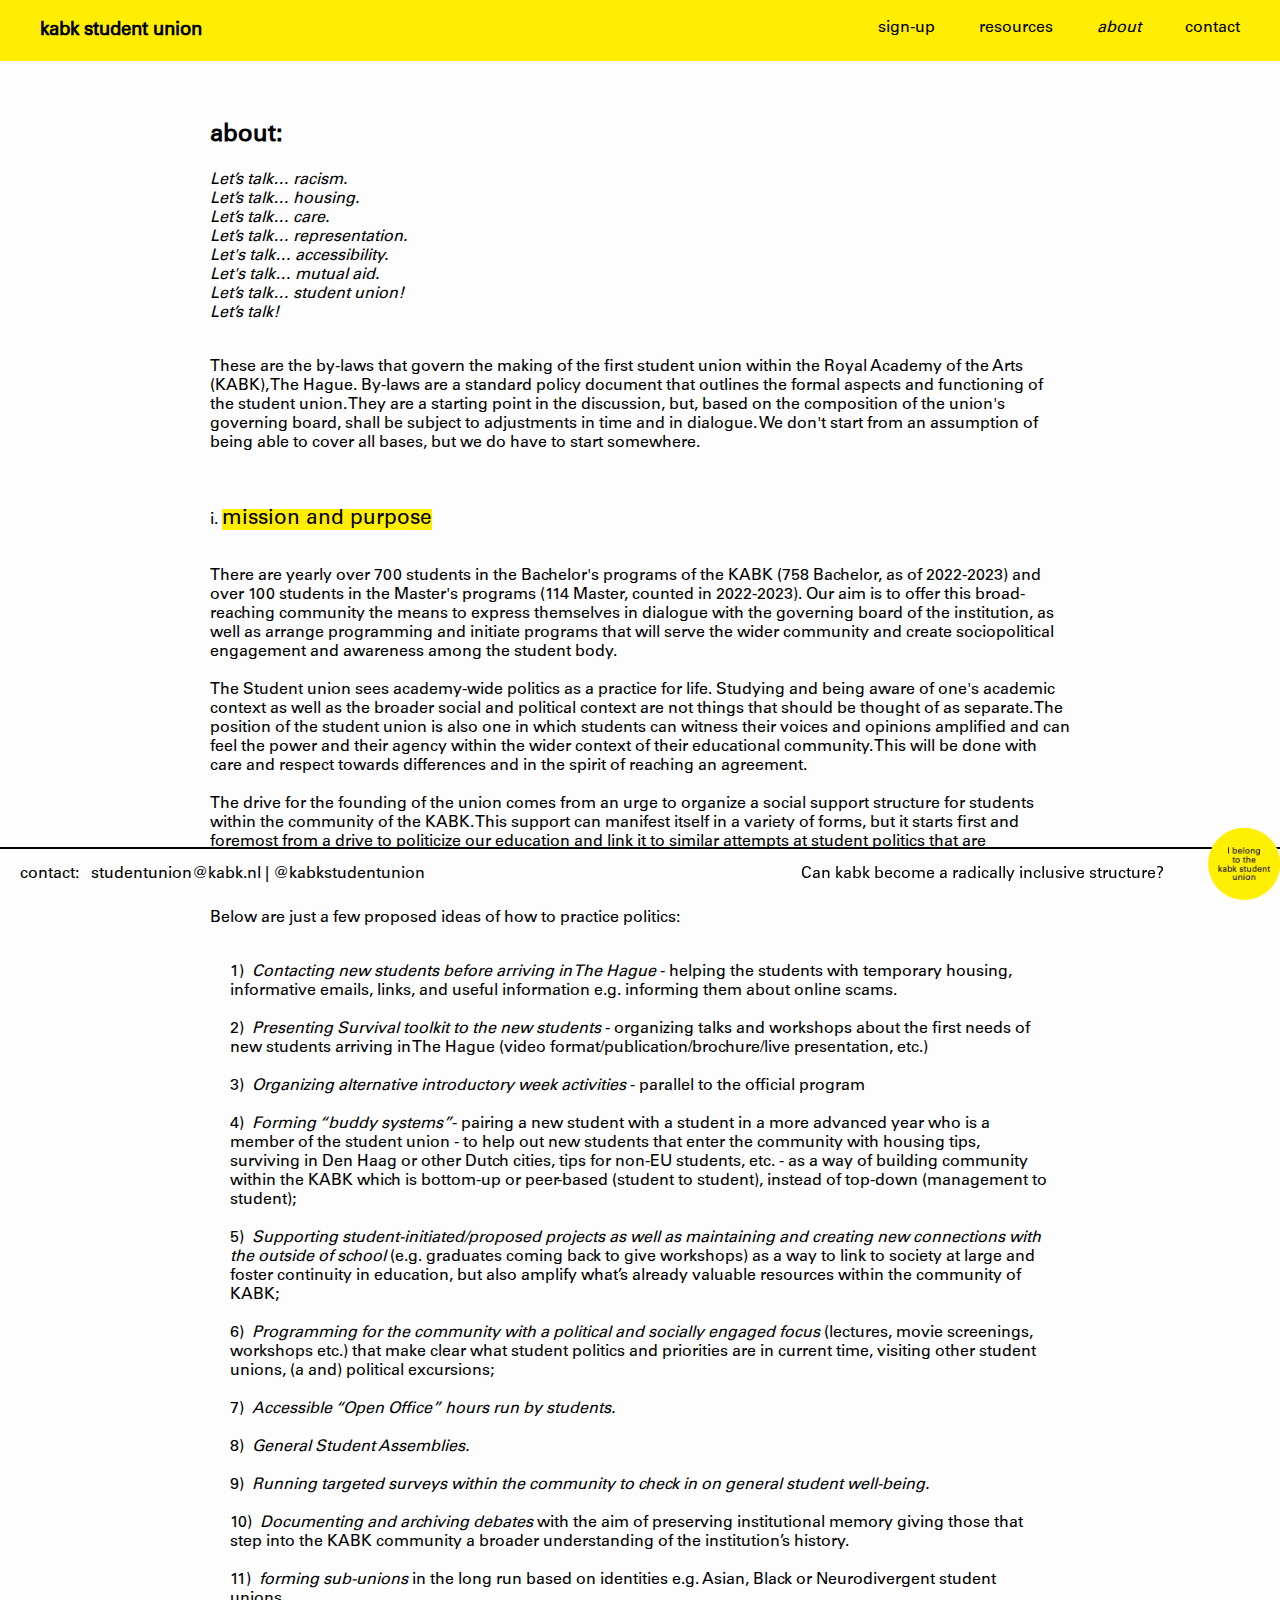
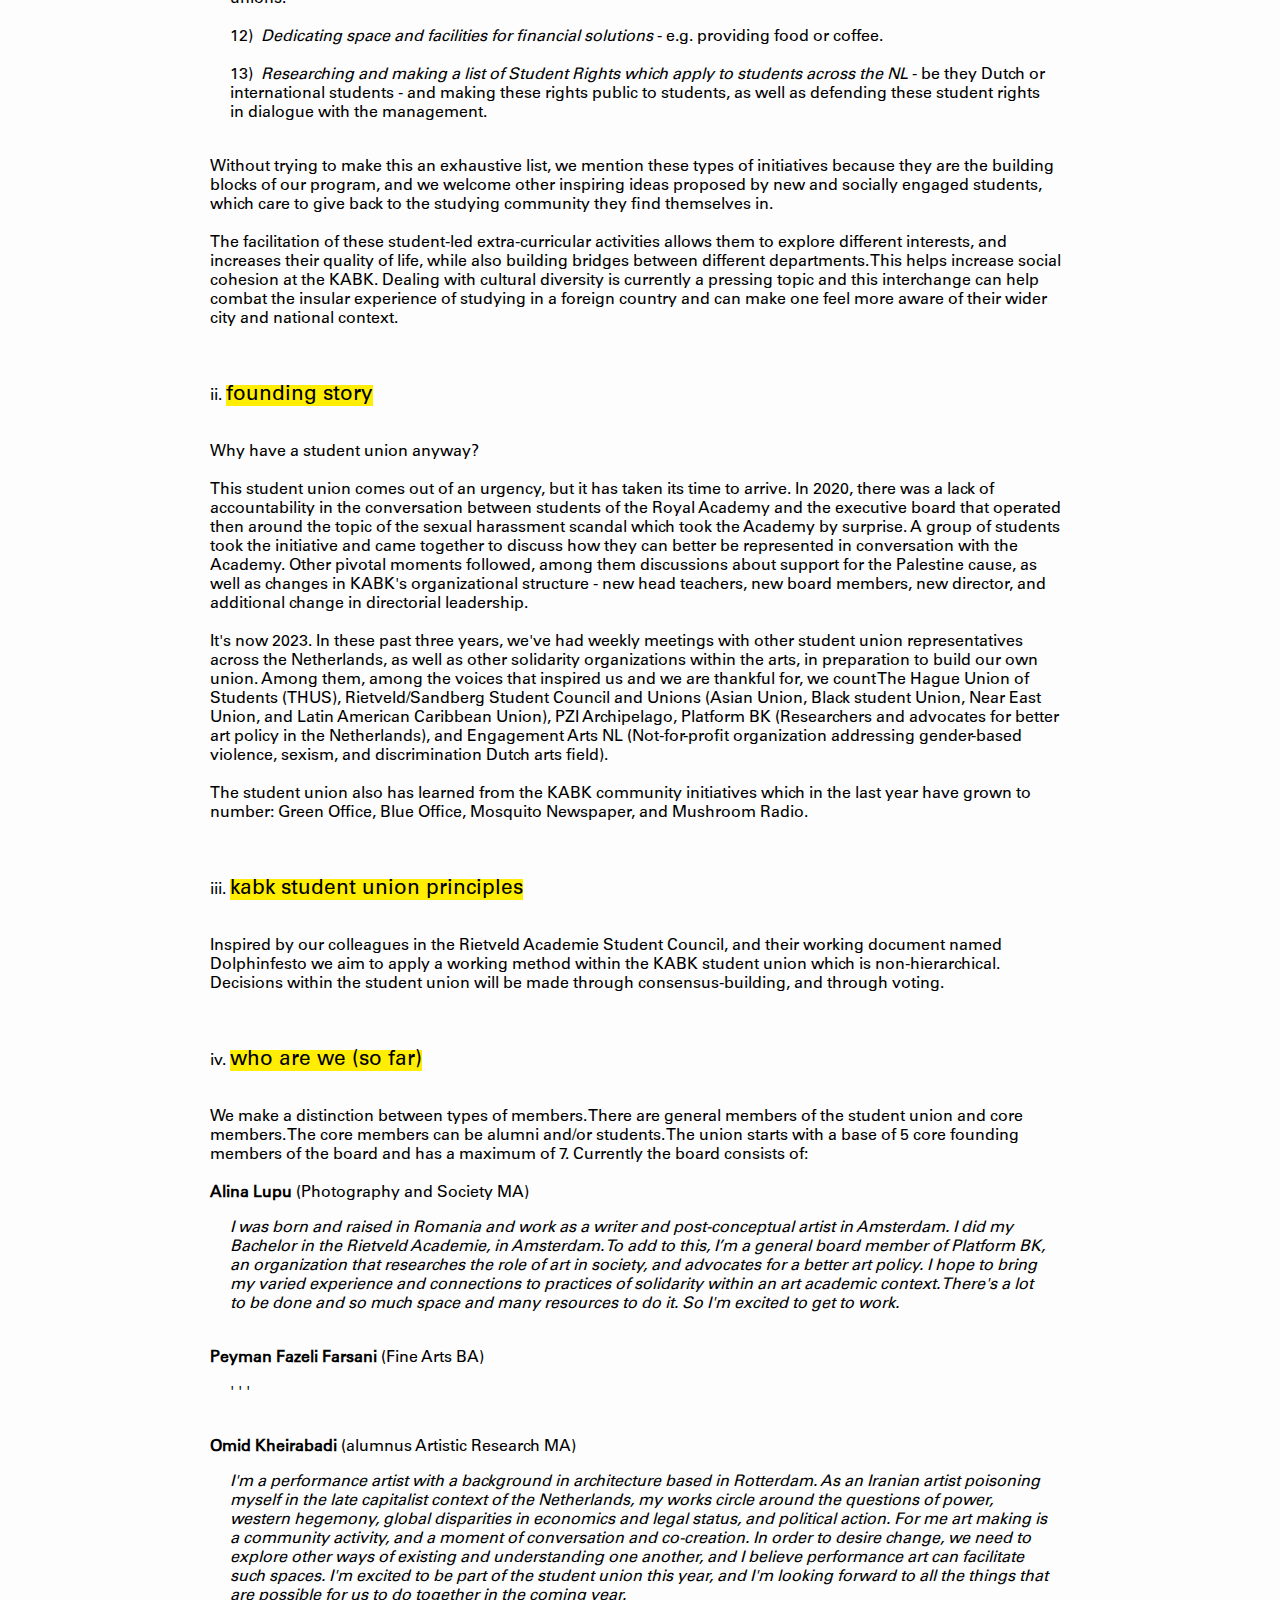
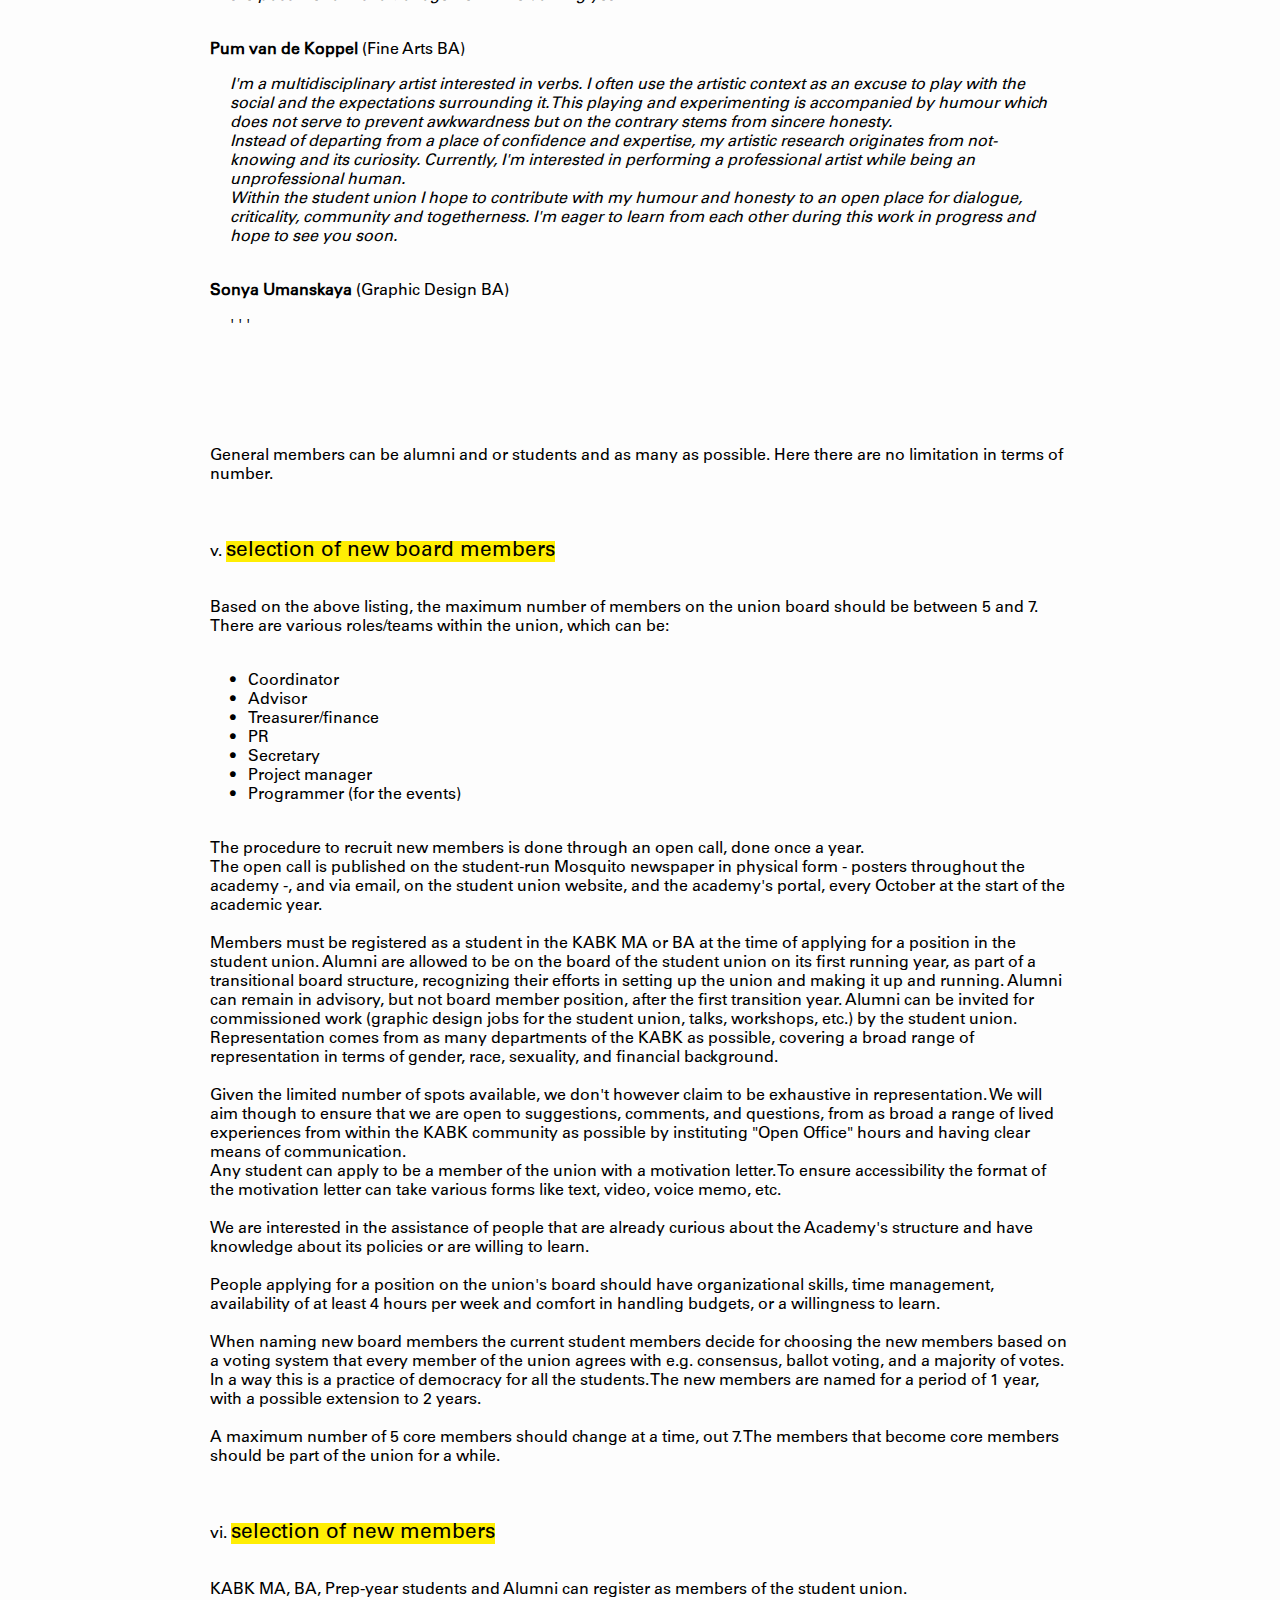
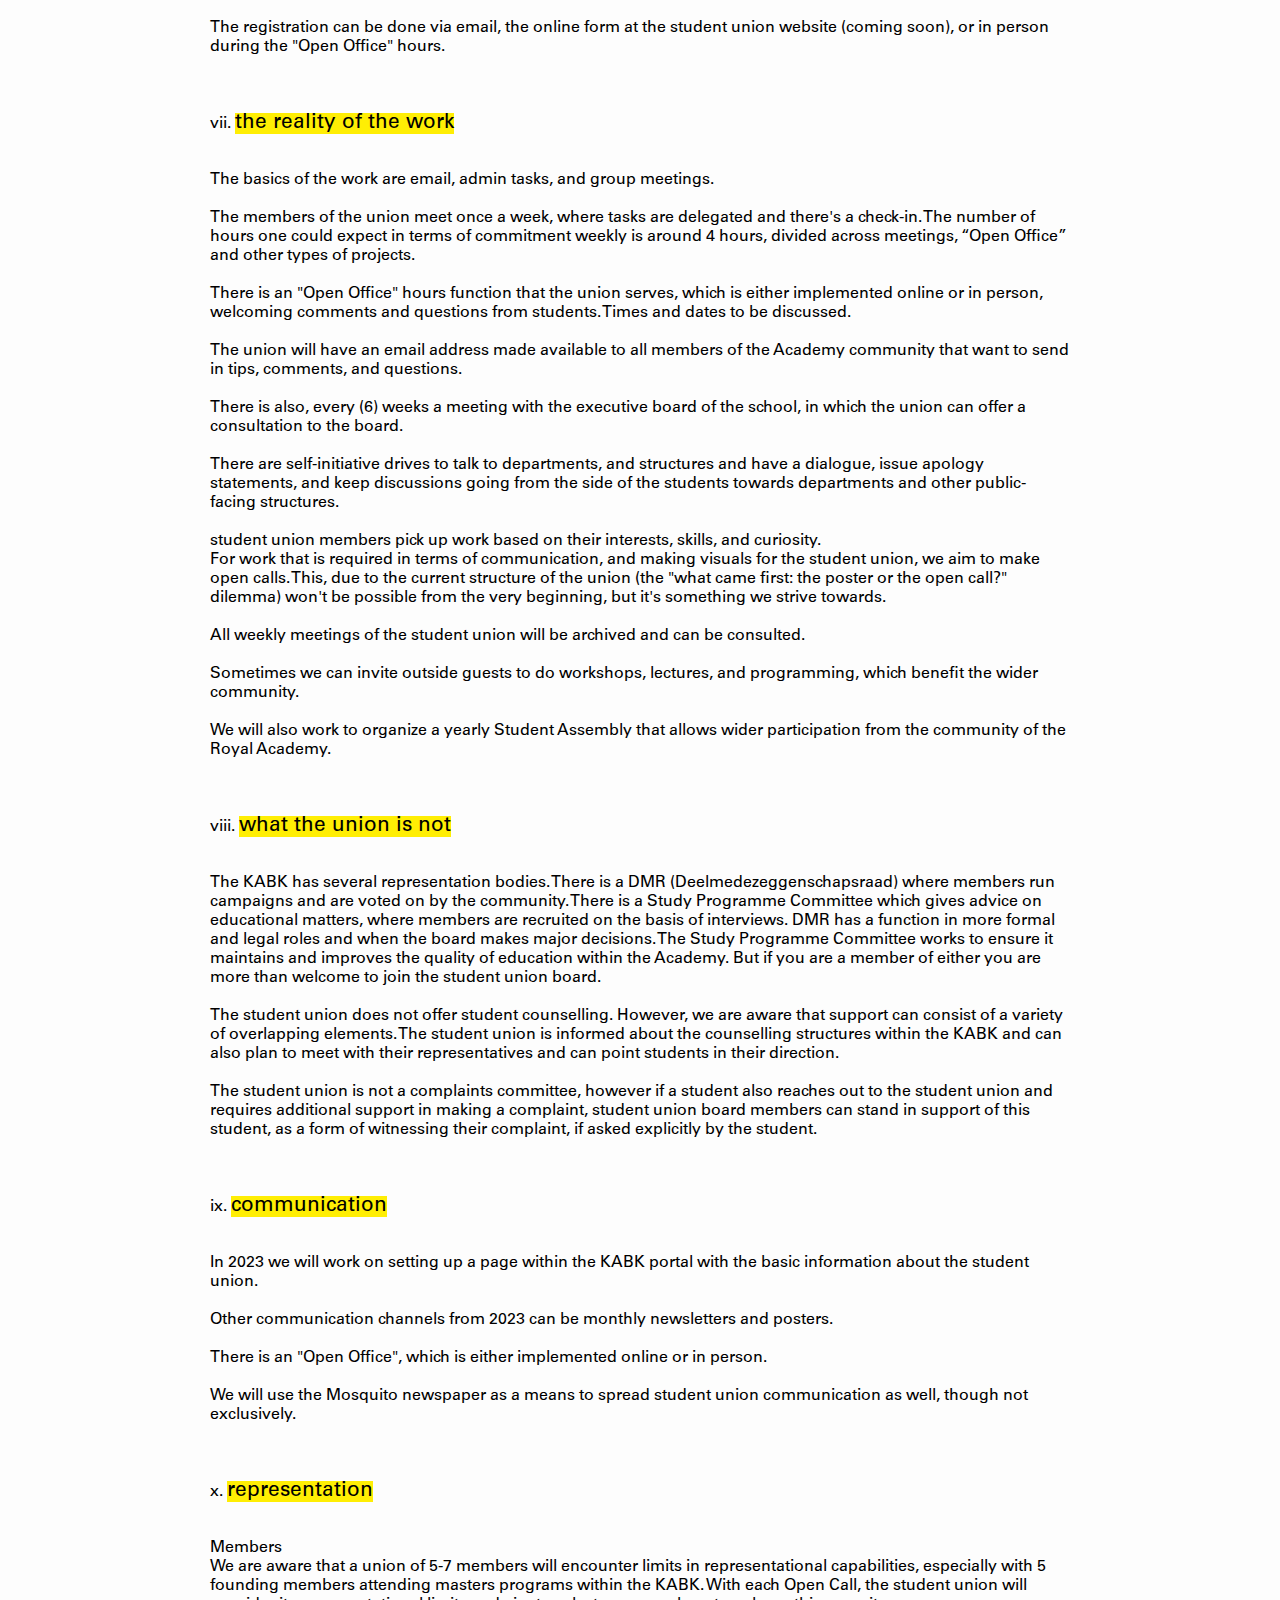
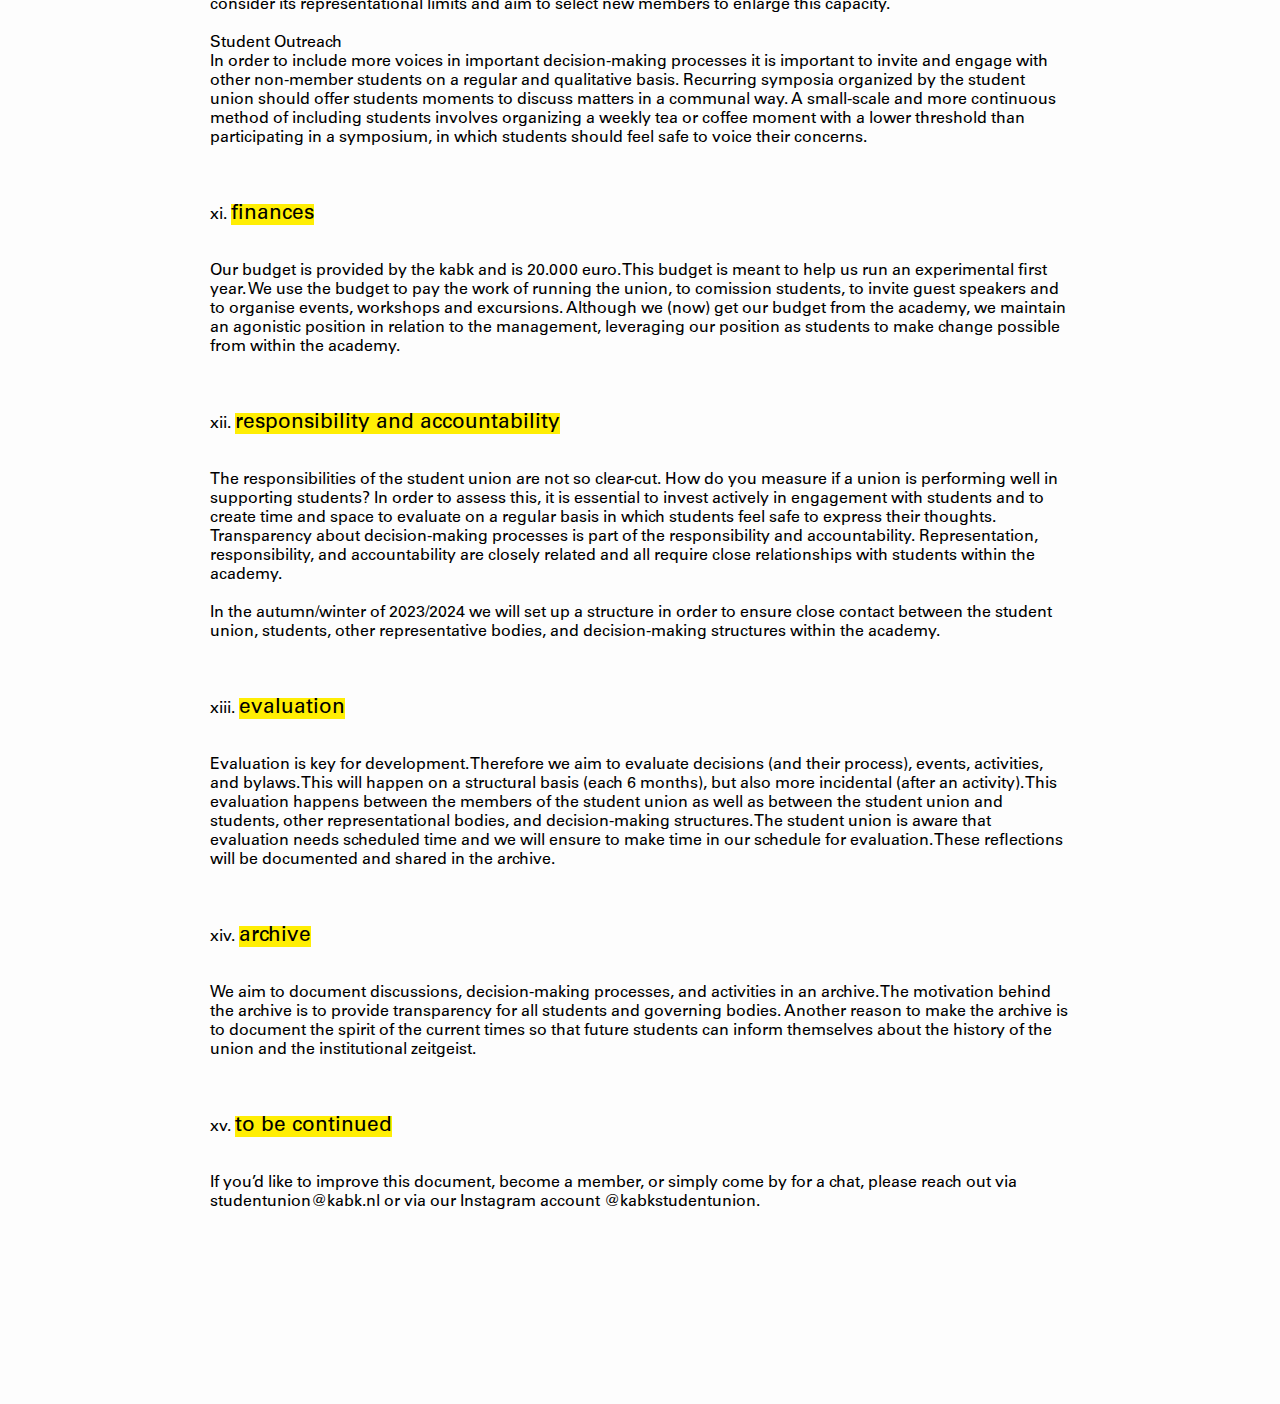
<file: about.html>
<!DOCTYPE html>
<html lang="en">
<head>
    <meta charset="UTF-8">
    <meta name="viewport" content="width=device-width, initial-scale=1.0">
    <title>kabk student union - about</title>
    <link rel="stylesheet" href="style.css">
    <link rel="shortcut icon" type="image/x-icon" href="favicon.ico">
    <base href="index.html">
</head>

<body>
    
    <!-- yellow header -->
    <header>
        
        <h3>
            <a href="index.html">kabk student union</a>
        </h3>

        <nav>
            <!-- menu -->
            <div class="wide-menu">
                <a href="signup.html">sign-up</a>
                <a href="resources.html">resources</a>
                <a href="about.html"><i>about</i></a>
                <a href="contact.html">contact</a>
            </div>
            <div class="small-menu">
                <a href="menu.html">menu</a>
            </div>
        </nav>

    </header>
    <!--  -->
    
    <main id="about">

        <!-- long about text -->
        <h2>about:</h2>
        <ul class="tekst">
            <p><i>Let’s talk… racism.<br>
                Let’s talk… housing.<br>
                Let’s talk… care.<br>
                Let’s talk… representation.<br>
                Let's talk… accessibility.<br>
                Let's talk… mutual aid.<br>
                Let’s talk… student union!<br>
                Let’s talk!</i>
            </p>
            <p><br>
                These are the by-laws that govern the making of the first student union within the Royal Academy of the Arts (KABK), The Hague. By-laws are a standard policy document that outlines the formal aspects and functioning of the student union. They are a starting point in the discussion, but, based on the composition of the union's governing board, shall be subject to adjustments in time and in dialogue. We don't start from an assumption of being able to cover all bases, but we do have to start somewhere.<br><br><br>
            </p>

            <li><mark>mission and purpose</mark></li><br>
            <p>
            There are yearly over 700 students in the Bachelor's programs of the KABK (758 Bachelor, as of 2022-2023) and over 100 students in the Master's programs (114 Master, counted in 2022-2023). Our aim is to offer this broad-reaching community the means to express themselves in dialogue with the governing board of the institution, as well as arrange programming and initiate programs that will serve the wider community and create sociopolitical engagement and awareness among the student body.<br><br>
            
            The Student union sees academy-wide politics as a practice for life. Studying and being aware of one's academic context as well as the broader social and political context are not things that should be thought of as separate. The position of the student union is also one in which students can witness their voices and opinions amplified and can feel the power and their agency within the wider context of their educational community. This will be done with care and respect towards differences and in the spirit of reaching an agreement.<br><br>
            
            The drive for the founding of the union comes from an urge to organize a social support structure for students within the community of the KABK. This support can manifest itself in a variety of forms, but it starts first and foremost from a drive to politicize our education and link it to similar attempts at student politics that are happening outside our academy. From a drive to build a community that is not just dealing with symptoms of problematic structures, but actively engaging in demanding what we think of a better world in our artistic practice.<br><br>
            
            Below are just a few proposed ideas of how to practice politics:<br><br>
            </p>
            <p class="extraindent">
                1)    &nbsp;<i>Contacting new students before arriving in The Hague</i> - helping the students with temporary housing, informative emails, links, and useful information e.g. informing them about online scams.<br><br>
                2)    &nbsp;<i>Presenting Survival toolkit to the new students</i> - organizing talks and workshops about the first needs of new students arriving in The Hague (video format/publication/brochure/live presentation, etc.)<br><br>
                3)    &nbsp;<i>Organizing alternative introductory week activities</i> - parallel to the official program<br><br>
                4)    &nbsp;<i>Forming “buddy systems”</i>- pairing a new student with a student in a more advanced year who is a member of the student union - to help out new students that enter the community with housing tips, surviving in Den Haag or other Dutch cities, tips for non-EU students, etc. - as a way of building community within the KABK which is bottom-up or peer-based (student to student), instead of top-down (management to student);<br><br>
                5)    &nbsp;<i>Supporting student-initiated/proposed projects as well as maintaining and creating new connections with the outside of school</i> (e.g. graduates coming back to give workshops) as a way to link to society at large and foster continuity in education, but also amplify what’s already valuable resources within the community of KABK;<br><br>
                6)    &nbsp;<i>Programming for the community with a political and socially engaged focus</i> (lectures, movie screenings, workshops etc.) that make clear what student politics and priorities are in current time, visiting other student unions, (a and) political excursions;<br><br>
                7)    &nbsp;<i>Accessible “Open Office” hours run by students.</i><br><br>
                8)    &nbsp;<i>General Student Assemblies.</i><br><br>
                9)    &nbsp;<i>Running targeted surveys within the community to check in on general student well-being.</i><br><br>
                10)   &nbsp;<i>Documenting and archiving debates</i> with the aim of preserving institutional memory giving those that step into the KABK community a broader understanding of the institution’s history.<br><br>
                11)   &nbsp;<i>forming sub-unions</i> in the long run based on identities e.g. Asian, Black or Neurodivergent student unions.<br><br>
                12)   &nbsp;<i>Dedicating space and facilities for financial solutions</i> - e.g. providing food or coffee.<br><br>
                13)   &nbsp;<i>Researching and making a list of Student Rights which apply to students across the NL</i> - be they Dutch or international students - and making these rights public to students, as well as defending these student rights in dialogue with the management.<br><br>
            </p>
            Without trying to make this an exhaustive list, we mention these types of initiatives because they are the building blocks of our program, and we welcome other inspiring ideas proposed by new and socially engaged students, which care to give back to the studying community they find themselves in.<br><br>
            
            The facilitation of these student-led extra-curricular activities allows them to explore different interests, and increases their quality of life, while also building bridges between different departments. This helps increase social cohesion at the KABK. Dealing with cultural diversity is currently a pressing topic and this interchange can help combat the insular experience of studying in a foreign country and can make one feel more aware of their wider city and national context.<br><br>
            </p><br>
                <li><mark>founding story</mark></li>
                <br>
            <p>
            Why have a student union anyway?<br><br>
            
            This student union comes out of an urgency, but it has taken its time to arrive. In 2020, there was a lack of accountability in the conversation between students of the Royal Academy and the executive board that operated then around the topic of the sexual harassment scandal which took the Academy by surprise. A group of students took the initiative and came together to discuss how they can better be represented in conversation with the Academy. Other pivotal moments followed, among them discussions about support for the Palestine cause, as well as changes in KABK's organizational structure - new head teachers, new board members, new director, and additional change in directorial leadership.<br><br>
            
            It's now 2023. In these past three years, we've had weekly meetings with other student union representatives across the Netherlands, as well as other solidarity organizations within the arts, in preparation to build our own union. Among them, among the voices that inspired us and we are thankful for, we count The Hague Union of Students (THUS), Rietveld/Sandberg Student Council and Unions (Asian Union, Black student Union, Near East Union, and Latin American Caribbean Union), PZI Archipelago, Platform BK (Researchers and advocates for better art policy in the Netherlands), and Engagement Arts NL (Not-for-profit organization addressing gender-based violence, sexism, and discrimination Dutch arts field).<br><br>
            
            The student union also has learned from the KABK community initiatives which in the last year have grown to number: Green Office, Blue Office, Mosquito Newspaper, and Mushroom Radio.<br><br>
            </p><br>
               <li><mark>kabk student union principles</mark></li>
            <p><br>
            Inspired by our colleagues in the Rietveld Academie Student Council, and their working document named Dolphinfesto we aim to apply a working method within the KABK student union which is non-hierarchical. Decisions within the student union will be made through consensus-building, and through voting.<br><br>
            </p><br>
                <li><mark>who are we (so far)</mark></li>
            <p></br>
            We make a distinction between types of members. There are general members of the student union and core members. The core members can be alumni and/or students. The union starts with a base of 5 core founding members of the board and has a maximum of 7. Currently the board consists of:<br><br>
            
            <b>Alina Lupu</b> (Photography and Society MA)<br><p class="extraindent"><i>I was born and raised in Romania and work as a writer and post-conceptual artist in Amsterdam. I did my Bachelor in the Rietveld Academie, in Amsterdam. To add to this, I’m a general board member of Platform BK, an organization that researches the role of art in society, and advocates for a better art policy. I hope to bring my varied experience and connections to practices of solidarity within an art academic context. There's a lot to be done and so much space and many resources to do it. So I'm excited to get to work.</i></p>
            <br><b>Peyman Fazeli Farsani</b> (Fine Arts BA)<br><p class="extraindent">' ' '</p>
            <br><b>Omid Kheirabadi</b> (alumnus Artistic Research MA)<br><p class="extraindent"><i>I'm a performance artist with a background in architecture based in Rotterdam. As an Iranian artist poisoning myself in the late capitalist context of the Netherlands, my works circle around the questions of power, western hegemony, global disparities in economics and legal status, and political action. For me art making is a community activity, and a moment of conversation and co-creation. In order to desire change, we need to explore other ways of existing and understanding one another, and I believe performance art can facilitate such spaces. I'm excited to be part of the student union this year, and I'm looking forward to all the things that are possible for us to do together in the coming year.</i></p>
            <br><b>Pum van de Koppel</b> (Fine Arts BA)<br><p class="extraindent"><i>I'm a multidisciplinary artist interested in verbs. I often use the artistic context as an excuse to play with the social and the expectations surrounding it. This playing and experimenting is accompanied by humour which does not serve to prevent awkwardness but on the contrary stems from sincere honesty.<br>
                Instead of departing from a place of confidence and expertise, my artistic research originates from not-knowing and its curiosity. Currently, I'm interested in performing a professional artist while being an unprofessional human.<br>
                Within the student union I hope to contribute with my humour and honesty to an open place for dialogue, criticality, community and togetherness. I'm eager to learn from each other during this work in progress and hope to see you soon.</i></p>
            <br><b>Sonya Umanskaya</b> (Graphic Design BA)<br><p class="extraindent">' ' '</p><br><br><br><br><br>
            
            General members can be alumni and or students and as many as possible. Here there are no limitation in terms of number.<br><br>
            </p><br>
                <li><mark>selection of new board members</mark></li>
            <p><br>
            Based on the above listing, the maximum number of members on the union board should be between 5 and 7. There are various roles/teams within the union, which can be:<br>
            </p>
            <p class="extraindent"><br>
                •    &nbsp;&nbsp;Coordinator<br>
                •    &nbsp;&nbsp;Advisor<br>
                •    &nbsp;&nbsp;Treasurer/finance<br>
                •    &nbsp;&nbsp;PR<br>
                •    &nbsp;&nbsp;Secretary<br>
                •    &nbsp;&nbsp;Project manager<br>
                •    &nbsp;&nbsp;Programmer (for the events)<br><br>
            </p>
            <p>
            The procedure to recruit new members is done through an open call, done once a year.<br>
            The open call is published on the student-run Mosquito newspaper in physical form - posters throughout the academy -, and via email, on the student union website, and the academy's portal, every October at the start of the academic year.<br><br>
            
            Members must be registered as a student in the KABK MA or BA at the time of applying for a position in the student union. Alumni are allowed to be on the board of the student union on its first running year, as part of a transitional board structure, recognizing their efforts in setting up the union and making it up and running. Alumni can remain in advisory, but not board member position, after the first transition year. Alumni can be invited for commissioned work (graphic design jobs for the student union, talks, workshops, etc.) by the student union. Representation comes from as many departments of the KABK as possible, covering a broad range of representation in terms of gender, race, sexuality, and financial background.<br><br>
            
            Given the limited number of spots available, we don't however claim to be exhaustive in representation. We will aim though to ensure that we are open to suggestions, comments, and questions, from as broad a range of lived experiences from within the KABK community as possible by instituting "Open Office" hours and having clear means of communication.<br>
            Any student can apply to be a member of the union with a motivation letter. To ensure accessibility the format of the motivation letter can take various forms like text, video, voice memo, etc.<br><br>
            
            We are interested in the assistance of people that are already curious about the Academy's structure and have knowledge about its policies or are willing to learn.<br><br>
            
            People applying for a position on the union's board should have organizational skills, time management, availability of at least 4 hours per week and comfort in handling budgets, or a willingness to learn.<br><br>
            
            When naming new board members the current student members decide for choosing the new members based on a voting system that every member of the union agrees with e.g. consensus, ballot voting, and a majority of votes. In a way this is a practice of democracy for all the students. The new members are named for a period of 1 year, with a possible extension to 2 years.<br><br>
            
            A maximum number of 5 core members should change at a time, out 7. The members that become core members should be part of the union for a while.<br><br>
            </p>
            <br>
               <li><mark>selection of new members</mark></li>
            <p><br>
            KABK MA, BA, Prep-year students and Alumni can register as members of the student union.<br><br>
            
            The registration can be done via email, the online form at the student union website (coming soon), or in person during the "Open Office" hours.<br><br>
            </p>
            <br>
               <li><mark>the reality of the work</mark></li>
            <p><br>
            The basics of the work are email, admin tasks, and group meetings.<br><br>
            
            The members of the union meet once a week, where tasks are delegated and there's a check-in. The number of hours one could expect in terms of commitment weekly is around 4 hours, divided across meetings, “Open Office” and other types of projects. <br><br>
            
            There is an "Open Office" hours function that the union serves, which is either implemented online or in person, welcoming comments and questions from students. Times and dates to be discussed.<br><br>
            
            The union will have an email address made available to all members of the Academy community that want to send in tips, comments, and questions.<br><br>
            
            There is also, every (6) weeks a meeting with the executive board of the school, in which the union can offer a consultation to the board.<br><br>
            
            There are self-initiative drives to talk to departments, and structures and have a dialogue, issue apology statements, and keep discussions going from the side of the students towards departments and other public-facing structures.<br><br>
            
            student union members pick up work based on their interests, skills, and curiosity.<br>
            For work that is required in terms of communication, and making visuals for the student union, we aim to make open calls. This, due to the current structure of the union (the "what came first: the poster or the open call?" dilemma) won't be possible from the very beginning, but it's something we strive towards.<br><br>
            
            All weekly meetings of the student union will be archived and can be consulted.<br><br>
            
            Sometimes we can invite outside guests to do workshops, lectures, and programming, which benefit the wider community.<br><br>
            
            We will also work to organize a yearly Student Assembly that allows wider participation from the community of the Royal Academy.<br><br>
            </p><br>
               <li><mark>what the union is not</mark></li>
            <p><br>
            The KABK has several representation bodies. There is a DMR (Deelmedezeggenschapsraad) where members run campaigns and are voted on by the community. There is a Study Programme Committee which gives advice on educational matters, where members are recruited on the basis of interviews. DMR has a function in more formal and legal roles and when the board makes major decisions. The Study Programme Committee works to ensure it maintains and improves the quality of education within the Academy. But if you are a member of either you are more than welcome to join the student union board.<br><br>
            
            The student union does not offer student counselling. However, we are aware that support can consist of a variety of overlapping elements. The student union is informed about the counselling structures within the KABK and can also plan to meet with their representatives and can point students in their direction.<br><br>
            
            The student union is not a complaints committee, however if a student also reaches out to the student union and requires additional support in making a complaint, student union board members can stand in support of this student, as a form of witnessing their complaint, if asked explicitly by the student.<br><br>
            </p><br>
               <li><mark>communication</mark></li>
            <p><br>
            In 2023 we will work on setting up a page within the KABK portal with the basic information about the student union.<br><br>
            
            Other communication channels from 2023 can be monthly newsletters and posters.<br><br>
            
            There is an "Open Office", which is either implemented online or in person.<br><br>
            
            We will use the Mosquito newspaper as a means to spread student union communication as well, though not exclusively.<br><br>
            </p><br>
                <li><mark>representation</mark></li>
            <p><br>
            Members<br>
            We are aware that a union of 5-7 members will encounter limits in representational capabilities, especially with 5 founding members attending masters programs within the KABK. With each Open Call, the student union will consider its representational limits and aim to select new members to enlarge this capacity.<br><br>
            
            Student Outreach<br>
            In order to include more voices in important decision-making processes it is important to invite and engage with other non-member students on a regular and qualitative basis. Recurring symposia organized by the student union should offer students moments to discuss matters in a communal way. A small-scale and more continuous method of including students involves organizing a weekly tea or coffee moment with a lower threshold than participating in a symposium, in which students should feel safe to voice their concerns.<br><br>
            </p><br>
                <li><mark>finances</mark></li>
                <p><br>
                    Our budget is provided by the kabk and is 20.000 euro. This budget is meant to help us run an experimental first year. We use the budget to pay the work of running the union, to comission students, to invite guest speakers and to organise events, workshops and excursions. Although we (now) get our budget from the academy, we maintain an agonistic position in relation to the management, leveraging our position as students to make change possible from within the academy.</p><br><br>
                <li><mark>responsibility and accountability</mark></li>
            <p><br>
            The responsibilities of the student union are not so clear-cut. How do you measure if a union is performing well in supporting students? In order to assess this, it is essential to invest actively in engagement with students and to create time and space to evaluate on a regular basis in which students feel safe to express their thoughts.  Transparency about decision-making processes is part of the responsibility and accountability. Representation, responsibility, and accountability are closely related and all require close relationships with students within the academy.<br><br>
            
            In the autumn/winter of 2023/2024 we will set up a structure in order to ensure close contact between the student union, students, other representative bodies, and decision-making structures within the academy.<br><br>
            </p><br>
                <li><mark>evaluation</mark></li>
            
            <p><br>
            Evaluation is key for development. Therefore we aim to evaluate decisions (and their process), events, activities, and bylaws. This will happen on a structural basis (each 6 months), but also more incidental (after an activity). This evaluation happens between the members of the student union as well as between the student union and students, other representational bodies, and decision-making structures. The student union is aware that evaluation needs scheduled time and we will ensure to make time in our schedule for evaluation. These reflections will be documented and shared in the archive.<br><br>
            </p><br>
                <li><mark>archive</mark></li>
            <p><br>
            
            We aim to document discussions, decision-making processes, and activities in an archive. The motivation behind the archive is to provide transparency for all students and governing bodies. Another reason to make the archive is to document the spirit of the current times so that future students can inform themselves about the history of the union and the institutional zeitgeist.<br><br>
            </p><br>
            <li><mark>to be continued</mark></li><br>
            <p>

            If you’d like to improve this document, become a member, or simply come by for a chat, please reach out via studentunion@kabk.nl or via our Instagram account @kabkstudentunion. 
            </p><br><br><br><br>
        </ul>
        <!--  -->

        <!-- yellow dot in the bottom right corner -->
        <a href="signup.html"><img src="assets/smaller.png" alt="union badge" id="badge"></a>
        <!--  -->
    </main>

    <!-- footer -->
    <footer>

        <div class="hide">
            <p>
              contact:&nbsp;&nbsp;&nbsp;
            </p>
        </div>

        <p>
            <a href="mailto:studentunion@kabk.nl">studentunion@kabk.nl</a> | <a href="https://www.instagram.com/kabkstudentunion">@kabkstudentunion</a>
        </p>
        <blockquote>Can kabk become a radically inclusive structure?</blockquote>
    </footer>
   <!--  -->

</body>

</html>
</file>
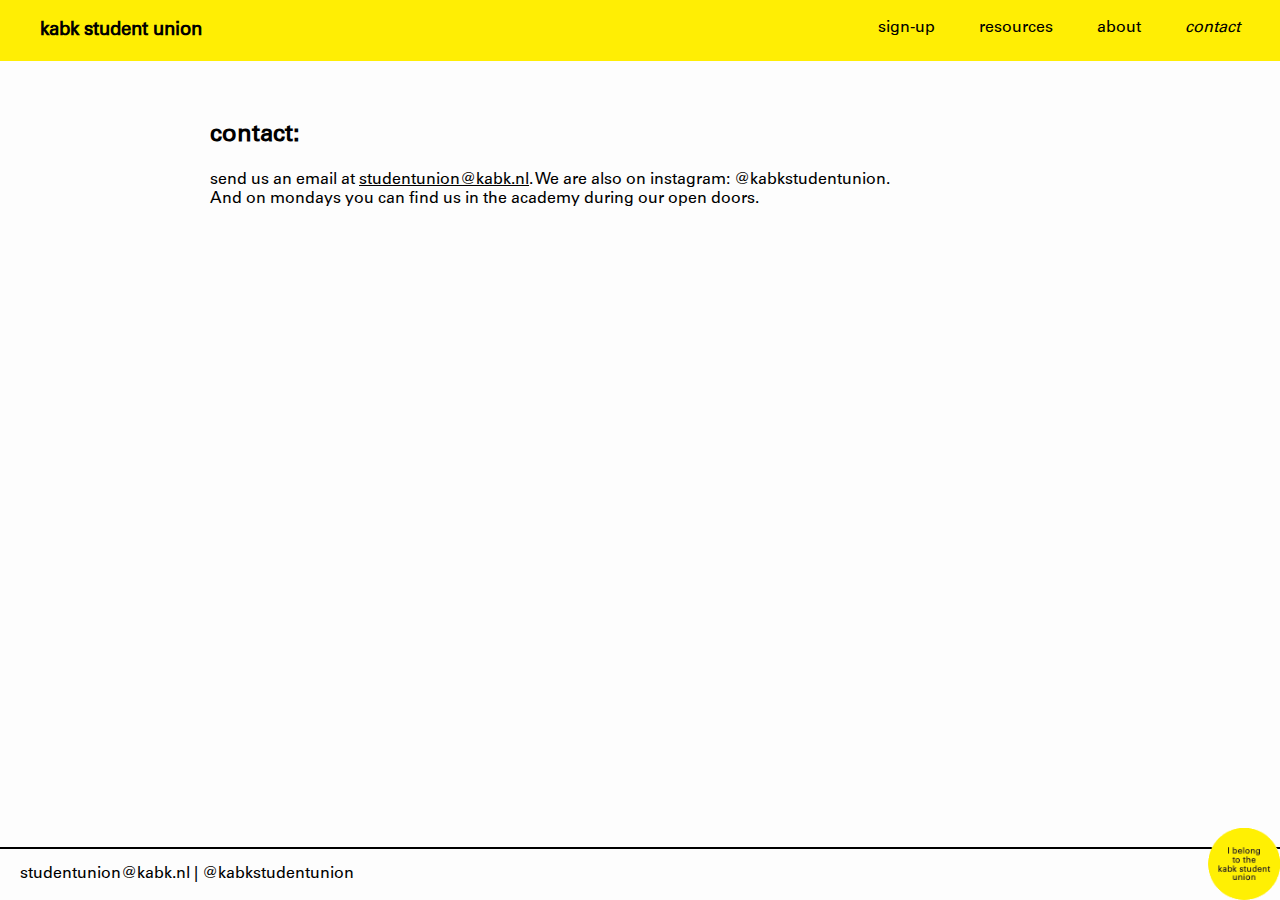
<file: contact.html>
<!DOCTYPE html>
<html lang="en">
<head>
    <meta charset="UTF-8">
    <meta name="viewport" content="width=device-width, initial-scale=1.0">
    <title>kabk student union - resources</title>
    <link rel="stylesheet" href="style.css">
</head>

<body>
    
    <header>
        
        <h3>
            <a href="index.html">kabk student union</a>
        </h3>

        <nav>
            <!-- menu -->
            <div class="wide-menu">
                <a href="signup.html">sign-up</a>
                <a href="resources.html">resources</a>
                <a href="about.html">about</a>
                <a href="contact.html"><i>contact</i></a>
            </div>
            <div class="small-menu">
                <a href="menu.html">menu</a>
            </div>
        </nav>

    </header>
    
    <main id="contact">

        <h2>contact:</h2>
        <ul class="list">
        send us an email at <a href="mailto:studentunion@kabk.nl"><u>studentunion@kabk.nl</u></a>. We are also on instagram:  <a href="https://www.instagram.com/kabkstudentunion">@kabkstudentunion</a>. <br>
        And on mondays you can find us in the academy during our open doors.
        
        </ul>
        <a href="signup.html"><img src="assets/smaller.png" alt="union badge" id="badge"></a>
    </main>


    <footer>

        <p>
            <a href="mailto:studentunion@kabk.nl">studentunion@kabk.nl</a> | <a href="https://www.instagram.com/kabkstudentunion">@kabkstudentunion</a>
        </p>

    </footer>

</body>

</html>
</file>
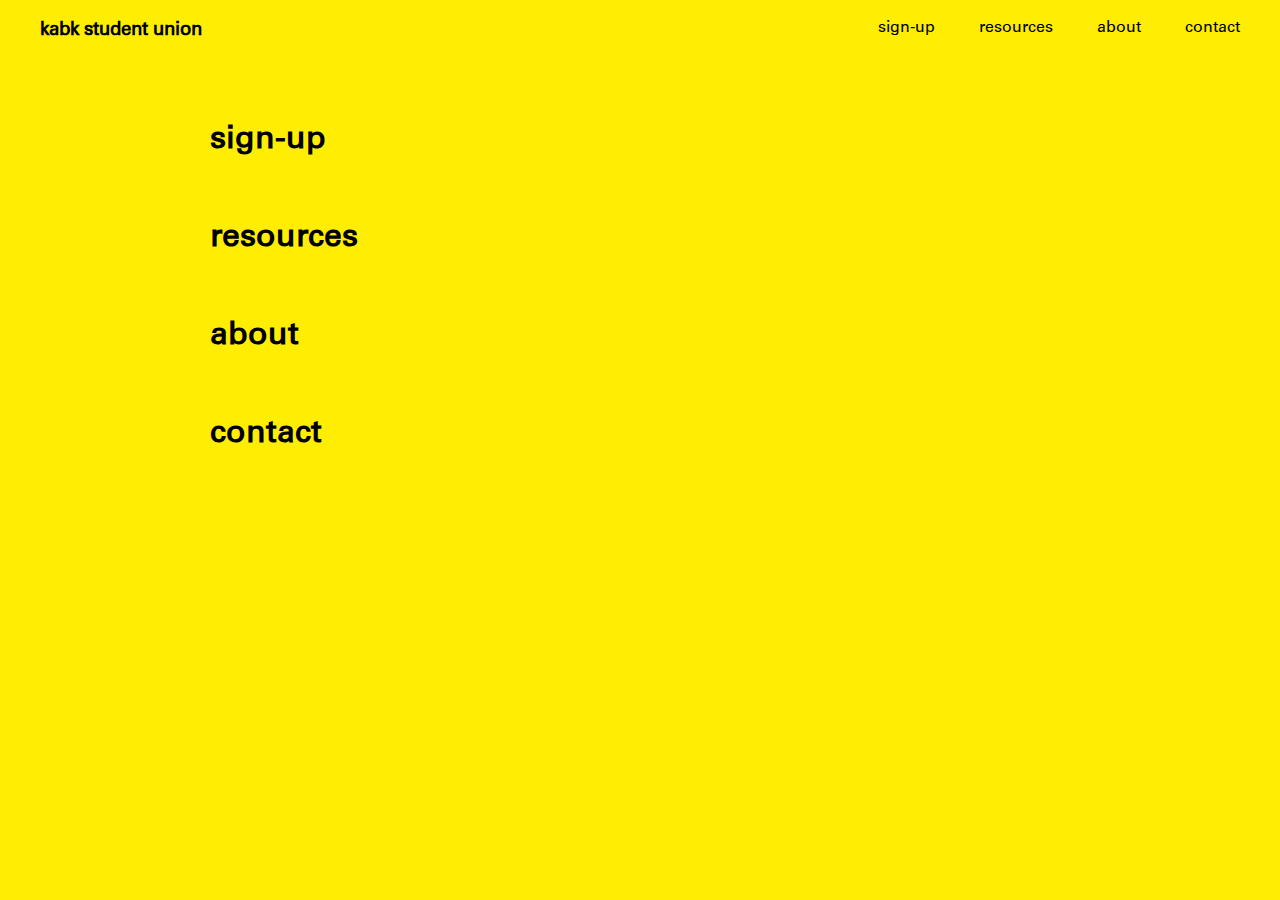
<file: menu.html>
<!DOCTYPE html>
<html lang="en">
<head>
    <meta charset="UTF-8">
    <meta name="viewport" content="width=device-width, initial-scale=1.0">
    <title>kabk student union - resources</title>
    <link rel="stylesheet" href="style.css">
    <style> body {background-color:rgb(255,238,4);} </style>
</head>

<body>
    <header>
        
        <h3>
            <a href="index.html">kabk student union</a>
        </h3>

        <nav>
            <!-- menu -->
            <div class="wide-menu">
                <a href="signup.html">sign-up</a>
                <a href="resources.html">resources</a>
                <a href="about.html">about</a>
                <a href="contact.html">contact</a>
            </div>
            <div class="small-menu">
                <a href="menu.html"><i>menu</i></a>
            </div>
        </nav>

    </header>
    
    <main id="menu">

        <h1><a href="signup.html">sign-up</a></h1>
        <h1><a href="resources.html">resources</a></h1>
        <h1><a href="about.html">about</a></h1>
        <h1><a href="contact.html">contact</a></h1>

    </main>

</body>

</html>
</file>
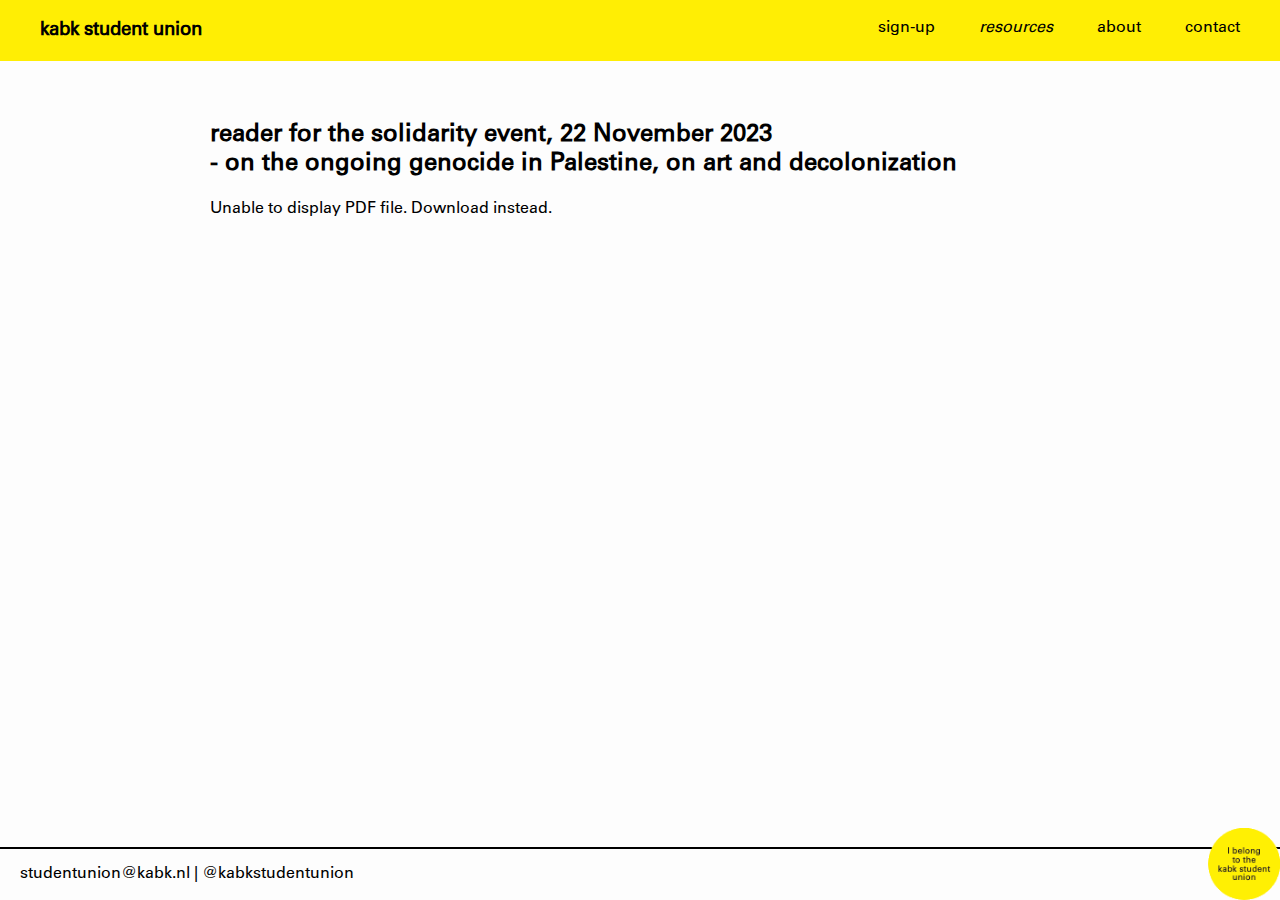
<file: resources.html>
<!DOCTYPE html>
<html lang="en">
<head>
    <meta charset="UTF-8">
    <meta name="viewport" content="width=device-width, initial-scale=1.0">
    <title>kabk student union - resources</title>
    <link rel="stylesheet" href="style.css">
</head>

<body>
    
    <header>
        
        <h3>
            <a href="index.html">kabk student union</a>
        </h3>

        <nav>
            <!-- menu -->
            <div class="wide-menu">
                <a href="signup.html">sign-up</a>
                <a href="resources.html"><i>resources</i></a>
                <a href="about.html">about</a>
                <a href="contact.html">contact</a>
            </div>
            <div class="small-menu">
                <a href="menu.html">menu</a>
            </div>
        </nav>

    </header>
    
    <main id="resources">

        <h2>reader for the solidarity event, 22 November 2023 <br> - on the ongoing genocide in Palestine, on art and decolonization</h2>
        <ul class="list">
            <object data="assets/kabksstudentunion-reader.pdf" type="application/pdf" width="100%" height="600px">
                <p>Unable to display PDF file. <a href="/uploads/media/default/0001/01/540cb75550adf33f281f29132dddd14fded85bfc.pdf">Download</a> instead.</p>
              </object>
    
        </ul>
        <a href="signup.html"><img src="assets/smaller.png" alt="union badge" id="badge"></a>
    </main>


    <footer>

        <p>
            <a href="mailto:studentunion@kabk.nl">studentunion@kabk.nl</a> | <a href="https://www.instagram.com/kabkstudentunion">@kabkstudentunion</a>
        </p>

    </footer>

</body>

</html>
</file>
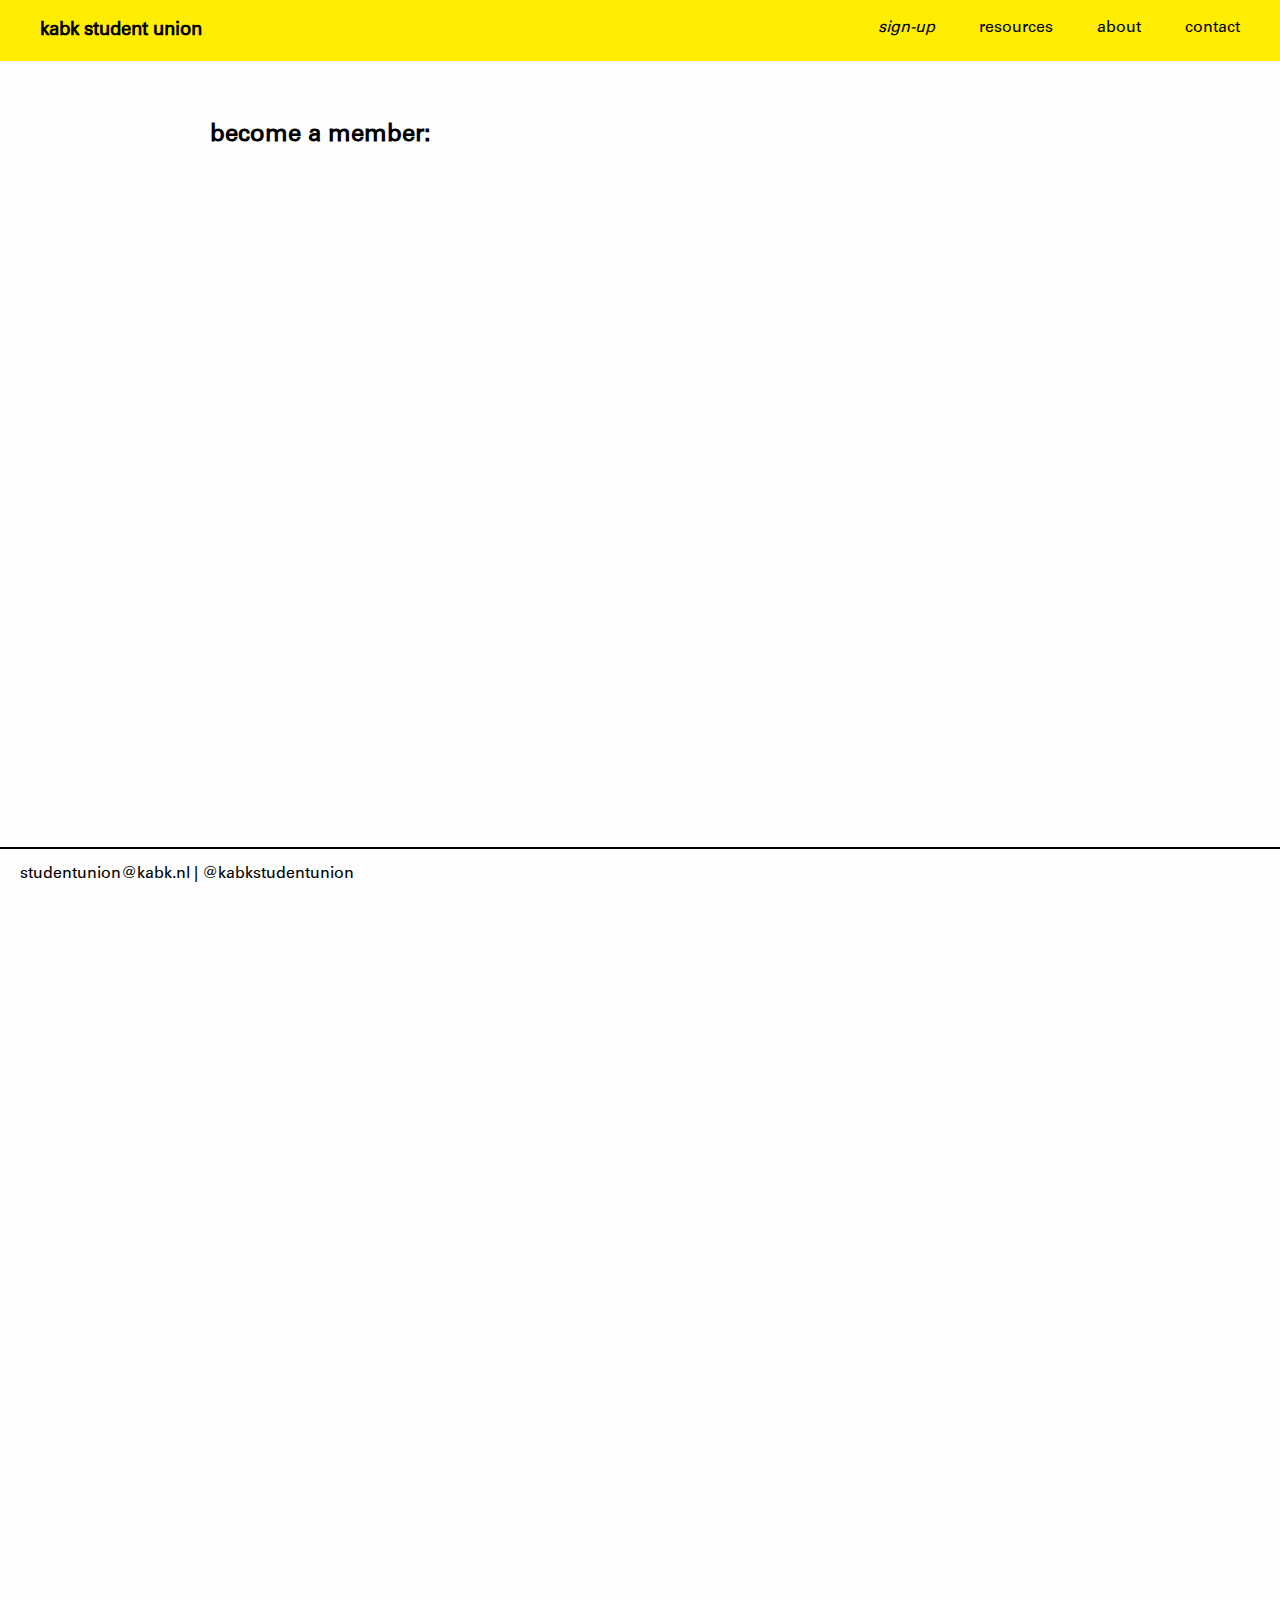
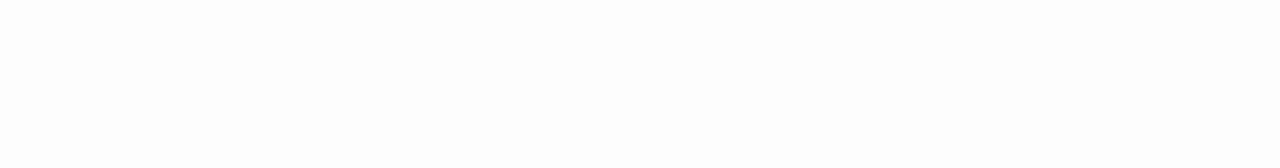
<file: signup.html>
<!DOCTYPE html>
<html lang="en">
<head>
    <meta charset="UTF-8">
    <meta name="viewport" content="width=device-width, initial-scale=1.0">
    <title>kabk student union - sign-up</title>
    <link rel="stylesheet" href="style.css">
</head>

<body>
    
    <header>
        
        <h3>
            <a href="index.html">kabk student union</a>
        </h3>

        <nav>
            <!-- menu -->
            <div class="wide-menu">
                <a href="signup.html"><i>sign-up</i></a>
                <a href="resources.html">resources</a>
                <a href="about.html">about</a>
                <a href="contact.html">contact</a>
            </div>
            <div class="small-menu">
                <a href="menu.html">menu</a>
            </div>
        </nav>

    </header>
    
    <main id="sign-up">

        <h2>become a member:</h2>
        <ul class="list">
            <p align="center"><iframe src="https://docs.google.com/forms/d/e/1FAIpQLSeqzwF6f0wmhFgpMgYPjiOM7AJH8iNrtXsSWt37zRyWgK8tig/viewform?embedded=true" width="100%" height="1456px" frameborder="0" marginheight="0" scrolling="no" marginwidth="auto" margin-bottom="10px">Loading…</iframe></p><br>
        
        </ul>
    </main>


    <footer>

        <p>
            <a href="mailto:studentunion@kabk.nl">studentunion@kabk.nl</a> | <a href="https://www.instagram.com/kabkstudentunion">@kabkstudentunion</a>
        </p>

    </footer>

</body>

</html>
</file>
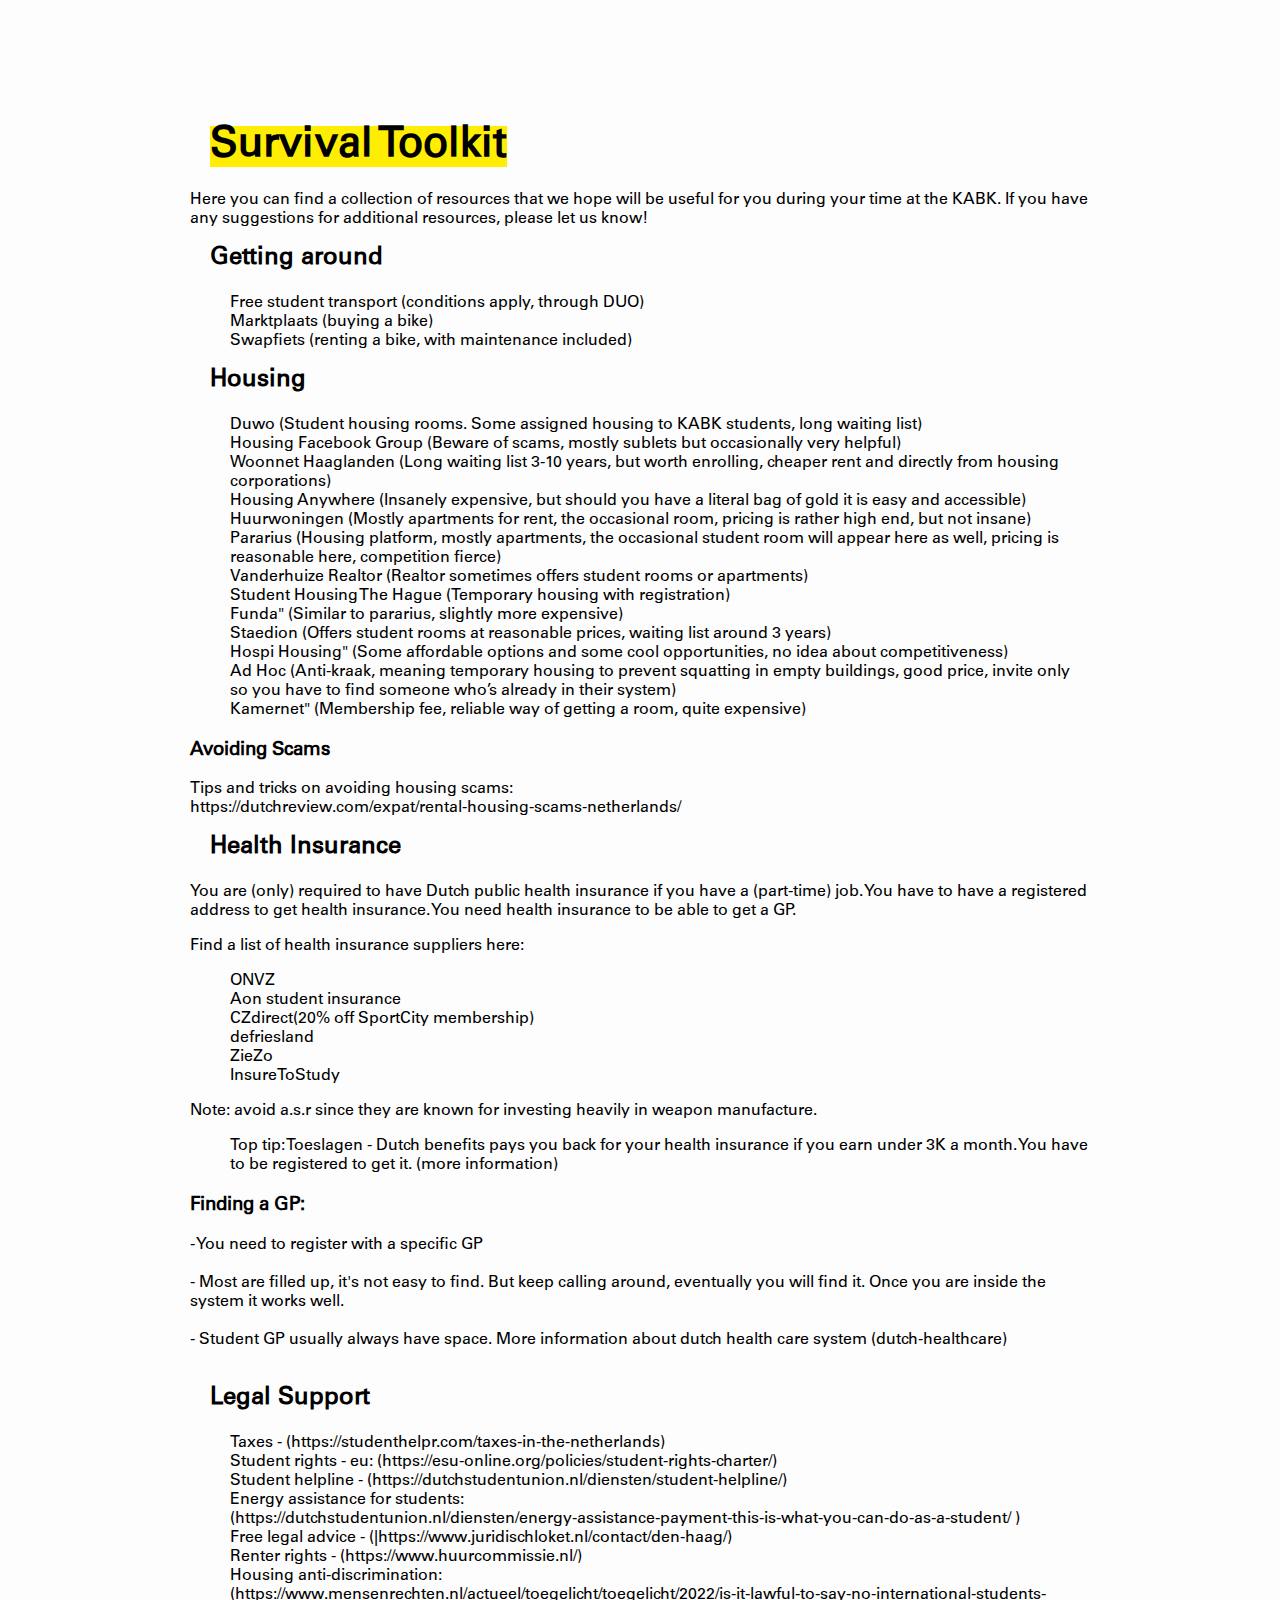
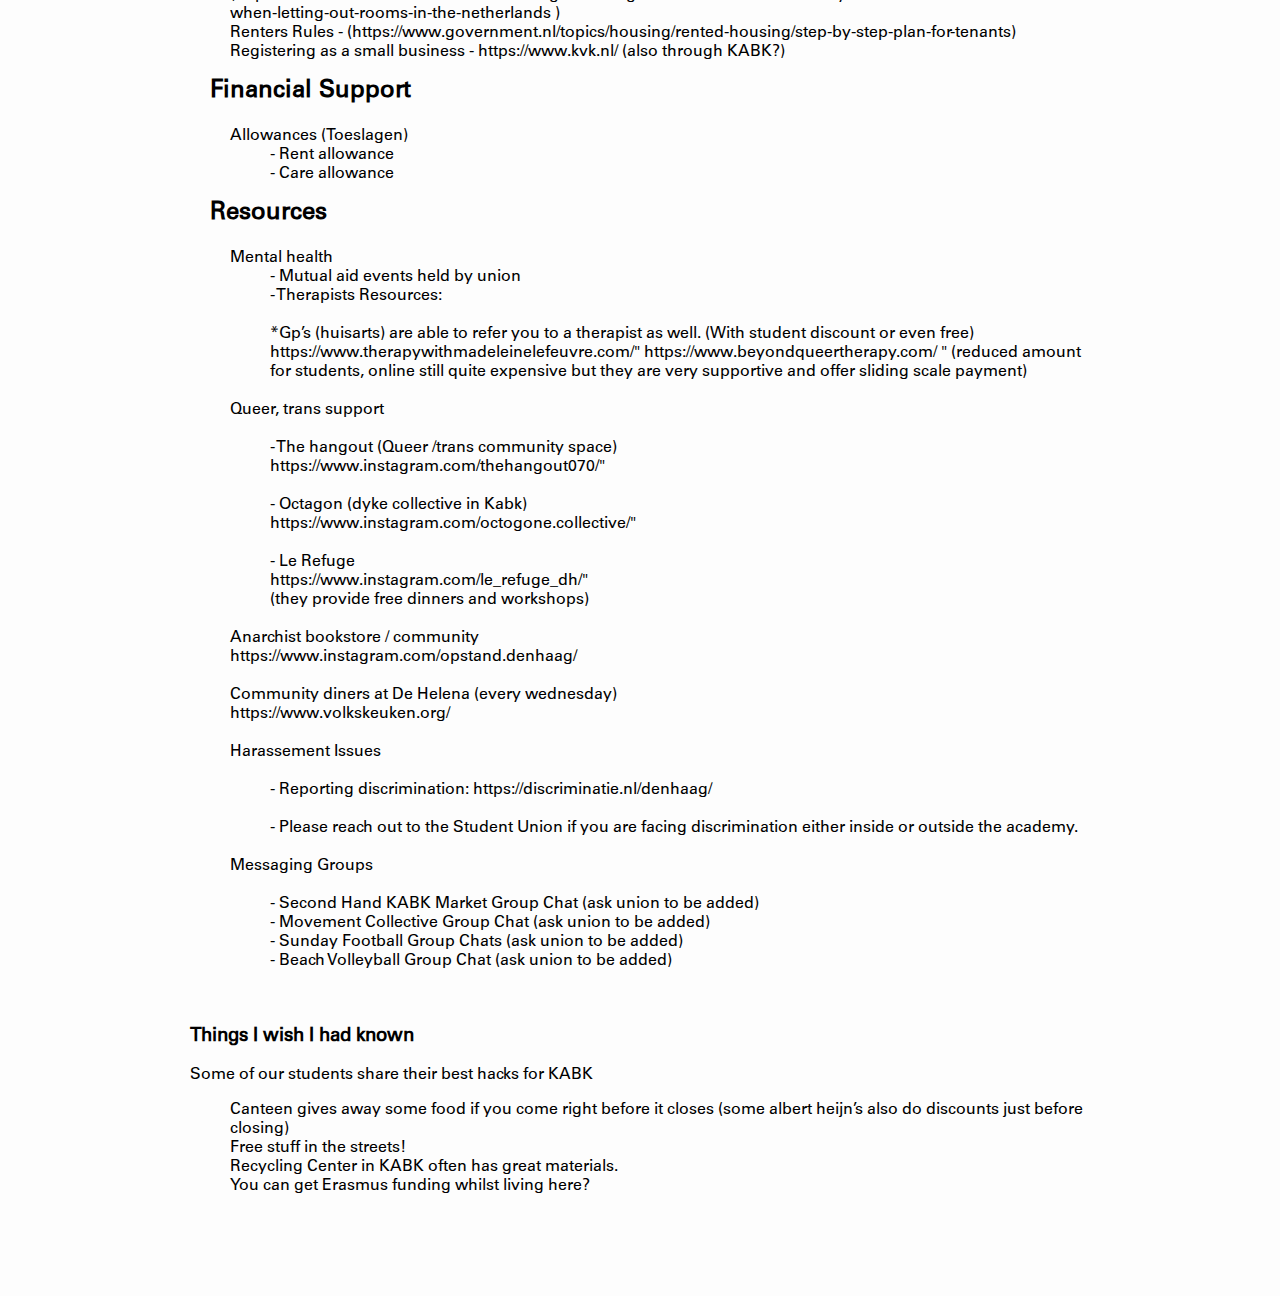
<file: survival_kit.html>
<!doctype html>
<html lang="en">
  <head>
    <meta charset="UTF-8" />
    <meta name="viewport" content="width=device-width, initial-scale=1.0" />
    <title>Survival kit</title>
    <link rel="stylesheet" href="style.css" />
  </head>
  <body>
    <main id="survival-kit">
      <h1><mark>Survival Toolkit</mark></h1>
      <p>
        Here you can find a collection of resources that we hope will be useful
        for you during your time at the KABK. If you have any suggestions for
        additional resources, please let us know!
      </p>

      <h2>Getting around</h2>
      <ul>
        <li>
          Free student transport (conditions apply, through
          <a
            href="https://www.duo.nl/particulier/student-finance/eligibility.jsp"
            >DUO</a
          >)
        </li>
        <li>
          <a href="https://www.marktplaats.nl">Marktplaats</a> (buying a bike)
        </li>
        <li>
          <a href="https://swapfiets.com">Swapfiets</a>
          (renting a bike, with maintenance included)
        </li>
      </ul>

      <h2>Housing</h2>
      <ul>
        <li>
          <a href="https://www.duwo.nl/en"> Duwo</a> (Student housing rooms.
          Some assigned housing to KABK students, long waiting list)
        </li>
        <li>
          <a href="https://www.facebook.com/groups/195723337142391/ "
            >Housing Facebook Group</a
          >
          (Beware of scams, mostly sublets but occasionally very helpful)
        </li>
        <li>
          <a href="https://www.woonnet-haaglanden.nl/ ">Woonnet Haaglanden</a>
          (Long waiting list 3-10 years, but worth enrolling, cheaper rent and
          directly from housing corporations)
        </li>
        <li>
          <a href="https://housinganywhere.com/">Housing Anywhere</a> (Insanely
          expensive, but should you have a literal bag of gold it is easy and
          accessible)
        </li>
        <li>
          <a href="http://www.huurwoningen.nl/">Huurwoningen</a> (Mostly
          apartments for rent, the occasional room, pricing is rather high end,
          but not insane)
        </li>
        <li>
          <a href="http://www.pararius.com/english">Pararius</a> (Housing
          platform, mostly apartments, the occasional student room will appear
          here as well, pricing is reasonable here, competition fierce)
        </li>
        <li>
          <a href="https://www.vanderhuizen.com/">Vanderhuize Realtor</a>
          (Realtor sometimes offers student rooms or apartments)
        </li>
        <li>
          <a href="https://studenthousingthehague.com/listings/"
            >Student Housing The Hague</a
          >
          (Temporary housing with registration)
        </li>
        <li>
          <a href="https://www.funda.nl/">Funda</a>" (Similar to pararius,
          slightly more expensive)
        </li>
        <li>
          <a href="https://www.corpowonen.nl/staedion-studenten">Staedion</a>
          (Offers student rooms at reasonable prices, waiting list around 3
          years)
        </li>
        <li>
          <a href=" https://www.hospihousing.com/gb/">Hospi Housing</a>" (Some
          affordable options and some cool opportunities, no idea about
          competitiveness)
        </li>
        <li>
          <a href="https://www.adhocbeheer.nl/woonruimte">Ad Hoc</a>
          (Anti-kraak, meaning temporary housing to prevent squatting in empty
          buildings, good price, invite only so you have to find someone who’s
          already in their system)
        </li>
        <li>
          <a href="https://kamernet.nl/">Kamernet</a>" (Membership fee, reliable
          way of getting a room, quite expensive)
        </li>
      </ul>
      <h3>Avoiding Scams</h3>
      <p>
        Tips and tricks on avoiding housing scams:<br />
        <a
          href="https://dutchreview.com/expat/rental-housing-scams-netherlands/"
          >https://dutchreview.com/expat/rental-housing-scams-netherlands/</a
        >
      </p>
      <h2>Health Insurance</h2>
      <p>
        You are (only) required to have Dutch public health insurance if you
        have a (part-time) job. You have to have a registered address to get
        health insurance. You need health insurance to be able to get a GP.
      </p>
      <p>Find a list of health insurance suppliers here:</p>
      <ul>
        <li>
          <a
            href="https://www.onvz.nl/zorgverzekeringen-vrije-keuze/basisverzekering"
            >ONVZ</a
          >
        </li>

        <li>
          <a href="https://www.aonstudentinsurance.com/en/home"
            >Aon student insurance</a
          >
        </li>
        <li>
          <a href="https://czdirect.cz.nl/zorgverzekering/basisverzekering"
            >CZdirect</a
          >(20% off SportCity membership)
        </li>
        <li>
          <a href="https://www.defriesland.nl/zorgverzekering">defriesland</a>
        </li>
        <li>
          <a
            href="https://www.zilverenkruis.nl/ziezo/zorgverzekering/basisverzekering"
            >ZieZo</a
          >
        </li>
        <li>
          <a href="https://www.insuretostudy.com/student-insurance/"
            >InsureToStudy
          </a>
        </li>
      </ul>
      <p>
        Note: avoid a.s.r since they are known for investing heavily in weapon
        manufacture.
      </p>
      <ul class="star">
        <li>
          Top tip: Toeslagen - Dutch benefits pays you back for your health
          insurance if you earn under 3K a month. You have to be registered to
          get it. (<a
            href="https://www.belastingdienst.nl/wps/wcm/connect/nl/zorgtoeslag/content/kan-ik-zorgtoeslag-krijgen"
            >more information</a
          >)
        </li>
      </ul>

      <h3>Finding a GP:</h3>
      <p>
        - You need to register with a specific GP<br />
        <br />
        - Most are filled up, it's not easy to find. But keep calling around,
        eventually you will find it. Once you are inside the system it works
        well.
        <br />
        <br />
        - Student GP usually always have space. More information about dutch
        health care system (dutch-healthcare)
        <br />
        <br />
      </p>

      <h2>Legal Support</h2>
      <ul>
        <li>
          Taxes - (<a href="https://studenthelpr.com/taxes-in-the-netherlands"
            >https://studenthelpr.com/taxes-in-the-netherlands</a
          >)
        </li>
        <li>
          Student rights - eu: (<a
            href="https://esu-online.org/policies/student-rights-charter/"
            >https://esu-online.org/policies/student-rights-charter/</a
          >)
        </li>

        <li>
          Student helpline - (<a
            href="https://dutchstudentunion.nl/diensten/student-helpline/"
            >https://dutchstudentunion.nl/diensten/student-helpline/</a
          >)
        </li>

        <li>
          Energy assistance for students: <br />
          (<a
            href="https://dutchstudentunion.nl/diensten/energy-assistance-payment-this-is-what-you-can-do-as-a-student/ "
            >https://dutchstudentunion.nl/diensten/energy-assistance-payment-this-is-what-you-can-do-as-a-student/ </a
          >)
        </li>

        <li>
          Free legal advice - (<a
            href="|https://www.juridischloket.nl/contact/den-haag/"
            >|https://www.juridischloket.nl/contact/den-haag/</a
          >)
        </li>
        <li>
          Renter rights - (<a href="https://www.huurcommissie.nl/"
            >https://www.huurcommissie.nl/</a
          >)
        </li>
        <li>
          Housing anti-discrimination: <br />
          (<a href="https://www.mensenrechten.nl/actueel/toegelicht/toegelicht/2022/is-it-lawful-to-say-no-international-students-when-letting-out-rooms-in-the-netherlands" 
""
            >https://www.mensenrechten.nl/actueel/toegelicht/toegelicht/2022/is-it-lawful-to-say-no-international-students-when-letting-out-rooms-in-the-netherlands 
</a
          >)
        </li>
        <li>
          Renters Rules - (<a
            href="https://www.government.nl/topics/housing/rented-housing/step-by-step-plan-for-tenants"
            >https://www.government.nl/topics/housing/rented-housing/step-by-step-plan-for-tenants</a
          >)
        </li>
        <li>
          Registering as a small business -
          <a href="https://www.kvk.nl/">https://www.kvk.nl/</a> (also through
          KABK?)
        </li>
      </ul>
      <h2>Financial Support</h2>
      <ul>
        <li>
          Allowances (<a
            href="https://www.belastingdienst.nl/wps/wcm/connect/nl/toeslagen/"
            >Toeslagen</a
          >)
          <ul class="line">
            <li>- Rent allowance</li>
            <li>- Care allowance</li>
          </ul>
        </li>
      </ul>
      <h2>Resources</h2>
      <ul>
        <li>
          Mental health
          <ul class="line">
            <li>- Mutual aid events held by union</li>
            <li>
              - Therapists Resources:
              <br />
              <br />
              *Gp’s (huisarts) are able to refer you to a therapist as well.
              (With student discount or even free)
              <a href="https://www.therapywithmadeleinelefeuvre.com/"
                >https://www.therapywithmadeleinelefeuvre.com/</a
              >"
              <a href=" https://www.beyondqueertherapy.com/ "
                >https://www.beyondqueertherapy.com/ </a
              >" (reduced amount for students, online still quite expensive but
              they are very supportive and offer sliding scale payment)
            </li>
          </ul>
        </li>

        <br />

        <li>
          Queer, trans support
          <ul class="line">
            <br />
            <li>
              - The hangout (Queer /trans community space)
              <br />
              <a
                href="
              https://www.instagram.com/thehangout070/"
                >https://www.instagram.com/thehangout070/</a
              >"
            </li>
            <br />
            <li>
              - Octagon (dyke collective in Kabk)
              <br />
              <a href="https://www.instagram.com/octogone.collective/"
                >https://www.instagram.com/octogone.collective/</a
              >"

              <br />
            </li>
            <br \ />
            <li>
              - Le Refuge
              <br />
              <a href="https://www.instagram.com/le_refuge_dh/"
                >https://www.instagram.com/le_refuge_dh/</a
              >" <br />(they provide free dinners and workshops)
            </li>
          </ul>
        </li>

        <br />

        <li>
          Anarchist bookstore / community <br />
          <a href="https://www.instagram.com/opstand.denhaag/"
            >https://www.instagram.com/opstand.denhaag/</a
          >
        </li>

        <br />

        <li>
          Community diners at De Helena (every wednesday)<br />
          <a href="https://www.volkskeuken.org/"
            >https://www.volkskeuken.org/</a
          >
        </li>

        <br />

        <li>
          Harassement Issues
          <ul class="line">
            <br />
            <li>
              - Reporting discrimination:
              <a href="https://discriminatie.nl/denhaag/"
                >https://discriminatie.nl/denhaag/</a
              >
              <br />
              <br />
            </li>

            <li>
              - Please reach out to the Student Union if you are facing
              discrimination either inside or outside the academy.
            </li>
          </ul>
        </li>

        <br />

        <li>
          Messaging Groups
          <ul class="line">
            <br />
            <li>
              - Second Hand KABK Market Group Chat (ask union to be added)
            </li>
            <li>- Movement Collective Group Chat (ask union to be added)</li>
            <li>- Sunday Football Group Chats (ask union to be added)</li>
            <li>- Beach Volleyball Group Chat (ask union to be added)</li>
          </ul>
        </li>
      </ul>
      <br />
      <h3 class="bold">Things I wish I had known</h3>

      <p>Some of our students share their best hacks for KABK</p>
      <ul>
        <li>
          Canteen gives away some food if you come right before it closes (some
          albert heijn’s also do discounts just before closing)
        </li>
        <li>Free stuff in the streets!</li>
        <li>Recycling Center in KABK often has great materials.</li>
        <li>You can get Erasmus funding whilst living here?</li>
      </ul>
    </main>
  </body>
</html>
</file>
<file: style.css>
/* fonts stuff */

@font-face {
    font-family: "Univers";
    src: url('/fonts/UniversLTStd.otf') format('opentype');
    font-weight: normal;
    font-style: normal;
}

@font-face {
    font-family: "Univers Bold";
    src: url('/fonts/UniversLTStd-Bold.otf') format('opentype');
    font-weight: bold;
    font-style: normal;
}

@font-face {
    font-family: "Zurich Light Italic";
    src: url('/fonts/Zurich\ Light\ Italic.otf') format('opentype');
    font-weight: normal;
    font-style: italic;
}
/* */

/*base rules */

body {
    margin: 0;
    padding: 0;
    font-family: "Univers", Verdana, sans-serif;
    background-color: rgb(253, 253, 253);
}

mark {
    background-color: rgb(255,238,4);
    color: black;
    font-size: 1.3em;
  }
/* */


/* yellow header */

header {
    background-color: rgb(255,238,4);
    position: fixed;
    width: 100%;
    height: 61px;
    top: 0;
    left: 0;
    overflow: hidden;
    z-index: 1;
}

header h3 {
    padding-top: 0px;
    padding-left: 20px;
    float: left;
    z-index: 1;
}

nav {
    padding-top: 19px;
    padding-right: 20px;
    float: right;
    z-index: 2;
    vertical-align: 100%;
    min-width: 50px;
}

header a {
    text-decoration: none;
    color: black;
    vertical-align:top;
    padding: 20px;
}

header a:hover {
    font-style: italic;
}

div.small-menu a {
    display: none;
}

/* */



/* general stuff */

main {
    max-width: 900px;
    padding-left: 6vw;
    padding-right: 6vw;
    margin: 122px auto 100px auto;
    box-sizing: border-box important!;
}

main h1 {
    margin: 0px 20px 20px 20px;
}

main h2 {
    margin: 0px 20px 20px 20px;
}

main a {
    text-decoration: none;
    color: black;
}

main ul {
    list-style-type:lower-roman;
    list-style-type: none;
}

.extraindent {
    padding-left: 20px;
    padding-right: 20px;
}

hr {
    border: 2px solid black;
    margin-left: 20px;
    margin-right: 20px;
}
/* */

 /* agenda */

div.event {
    padding: 15px 0 ;
}

main img.poster {
    width: 40vw;
    max-width: 200px;
    box-sizing:view-box;
}

main img.poster:hover, img.poster:active {
    width: 70vw;
    max-width: 450px;
}

main img#bouwhelm {
    max-width: 150px;
}

.list {
    padding-left: 20px;
    padding-right: 20px;
    box-sizing: border-box;
}
/* */

/* about */

ul.tekst {
    padding-left: 20px;
    padding-right: 20px;
    box-sizing: border-box;
    list-style-type: lower-roman;
    list-style-position: inside;
}

/* */


/* archive */

section#archive {
    margin-top: 61px;
}

section#archive {
    filter: grayscale(100%);
}

section#archive mark {
    background-color: rgb(222, 222, 214);
    color: black;
    font-size: 1.3em;
}

section#archive ul.archived-list {
    list-style: disc;
    list-style-position: inside;
    padding-left: 0;

}

section#archive ul.archived-list p {
    margin-bottom: 10px;
}

section#archive ul.nest {
    list-style: disc;
}
/* */

/* menu */

main#menu a{
    text-decoration: none;
    color: black;
}

main#menu h1 {
    padding-bottom: 40px;
}

/* footer */

main img#badge {
    width: 8vh;
    margin-left: 40px;
    margin-right: 0;
    padding-left: auto;
    padding-right: auto;
    float: right;
    position: fixed;
    bottom:0px;
    z-index: 1;
    right: 0px;
}

footer {
    position: fixed;
    padding: 0px 20px;
    left: 0;
    bottom: 0;
    width: 100%;
    background-color: white;
}

footer {
    background-color: rgb(253, 253, 253);
    color:black;
    border-top: 2px;
    border-style:solid none none none;
}

footer a {
    text-decoration: none;
    color: black;
}

footer blockquote {
    text-align: right;
    position: fixed;
    bottom: 0px;
    right:88px;
    width: 396px;
    max-width: 1000px;
    padding-left: 2vh;
    padding-right: 2vh;
    margin-right: 10px ;
}

footer div.hide {
    float: left;
} 
/* */

/* adjustments for mobile screens */

@media (max-width: 940px) {
    footer blockquote {
        display: none;
    }

    header a {
        padding-left: 0px;
        padding-right: 0px;
    }

    main h2 {
        margin-left: 0px;
        margin-right: 0px;
    }

    .list {
        padding-left: 0px;
        padding-right: 0px;
        box-sizing: border-box;
    }

    hr {
        margin-left: 0px;
        margin-right: 0px;
    }
}

@media (max-width: 600px) {

    /* header { 
        height: 90px;
    }
    */
    header a {
        font-size: 15px;
    }

    header {
        height: 56px;
    }

    /* 
    header div#logo {
        width: 100%;
        margin-bottom: -500px;
        overflow: auto;
    }
    header nav {
        float: left;
        margin-top:35px;
    }
    */

    div.wide-menu a{
        display: none;
    }

    div.small-menu a {
        display: inline;
    }

    footer {
        font-size: 14px;
    }

    footer div.hide{
        display: none;
    }

/* sign-up form */

iframe {
    height: 3000px;
}

}
</file>
